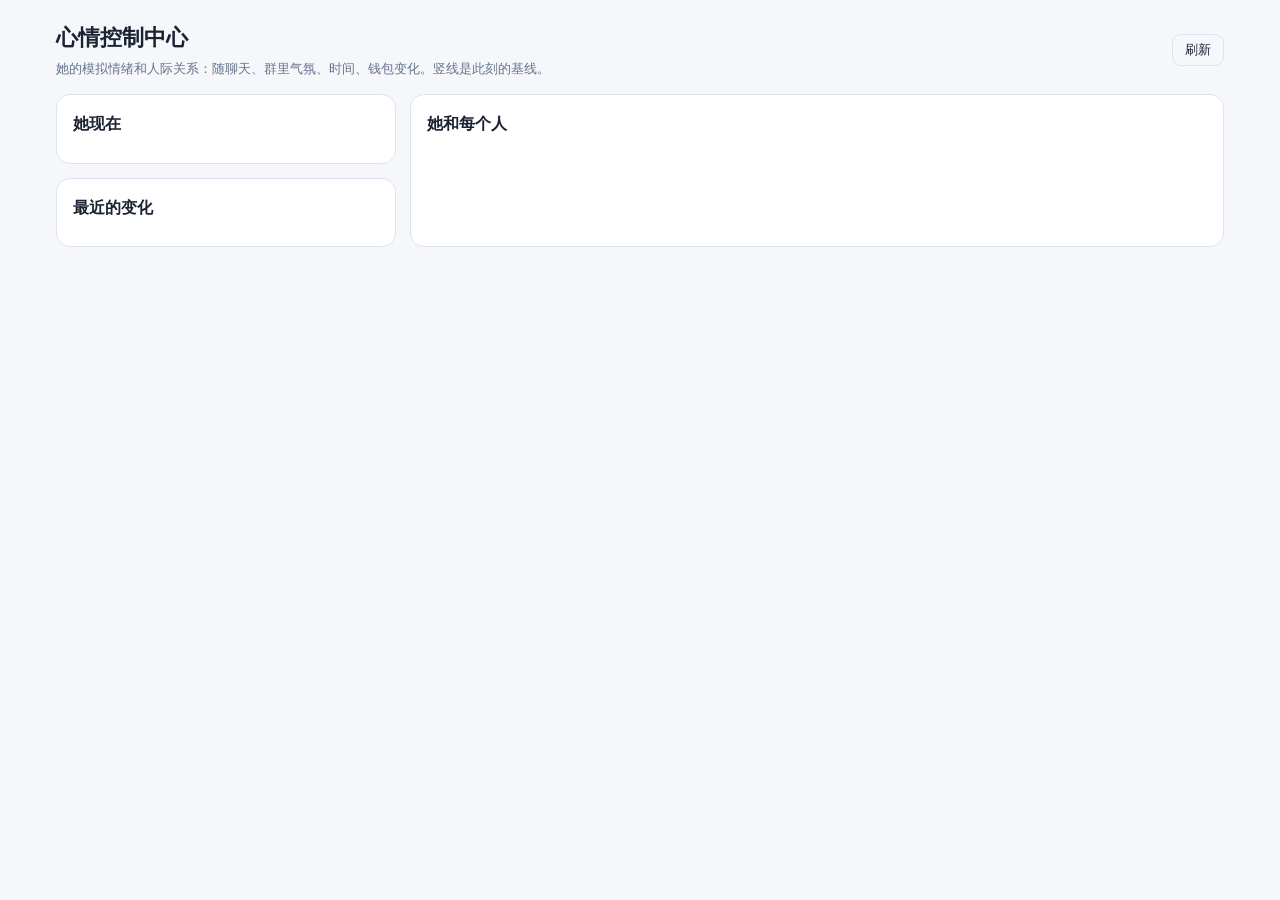
<file: plugins/astrbot_plugin_dafeiyu_heart/pages/heart/index.html>
<!doctype html>
<html lang="zh-CN">
  <head>
    <meta charset="utf-8" />
    <meta name="viewport" content="width=device-width, initial-scale=1" />
    <title>心情控制中心</title>
    <style>
      :root { --bg:#0f1420; --panel:#161d2c; --line:#263147; --text:#e6ebf5; --muted:#8d99b0; --accent:#4f8cff; --ok:#3ecf8e; --warn:#f5b84d; --bad:#ff6b6b; }
      @media (prefers-color-scheme: light) { :root { --bg:#f5f7fb; --panel:#fff; --line:#dde3ee; --text:#1b2333; --muted:#66738c; } }
      * { box-sizing: border-box; }
      body { margin:0; background:var(--bg); color:var(--text); font:14px/1.6 system-ui,"Microsoft YaHei",sans-serif; }
      .shell { max-width:1200px; margin:0 auto; padding:20px 16px 40px; }
      h1 { margin:0 0 4px; font-size:22px; } .muted { color:var(--muted); font-size:13px; }
      .grid { display:grid; grid-template-columns:340px 1fr; gap:14px; margin-top:14px; }
      @media (max-width:900px) { .grid { grid-template-columns:1fr; } }
      .card { background:var(--panel); border:1px solid var(--line); border-radius:14px; padding:16px; min-width:0; margin-bottom:14px; }
      .card h2 { margin:0 0 10px; font-size:16px; }
      .bar { margin:7px 0; } .lab { display:flex; justify-content:space-between; font-size:13px; }
      .track { position:relative; height:8px; border-radius:5px; background:var(--line); overflow:hidden; margin-top:3px; }
      .fill { height:100%; border-radius:5px; } .base { position:absolute; top:0; bottom:0; width:2px; background:var(--muted); }
      .person { border-top:1px solid var(--line); padding:10px 0; }
      .person .top { display:flex; justify-content:space-between; gap:8px; flex-wrap:wrap; }
      .dims { display:grid; grid-template-columns:repeat(6,1fr); gap:6px; margin:6px 0; }
      @media (max-width:600px) { .dims { grid-template-columns:repeat(3,1fr); } }
      .dim { font-size:12px; color:var(--muted); } .dim b { display:block; color:var(--text); font-size:14px; }
      .ev { font-size:12px; color:var(--muted); } .ev .p { color:var(--ok); } .ev .n { color:var(--bad); }
      ul { list-style:none; margin:0; padding:0; max-height:420px; overflow:auto; } li { border-top:1px solid var(--line); padding:5px 0; font-size:13px; }
      button { border:1px solid var(--line); background:transparent; color:var(--text); border-radius:9px; padding:6px 12px; cursor:pointer; }
    </style>
  </head>
  <body>
    <main class="shell">
      <div style="display:flex;justify-content:space-between;align-items:center">
        <div><h1>心情控制中心</h1><div class="muted">她的模拟情绪和人际关系：随聊天、群里气氛、时间、钱包变化。竖线是此刻的基线。</div></div>
        <button id="refresh">刷新</button>
      </div>
      <section class="grid">
        <div>
          <article class="card">
            <h2>她现在</h2>
            <div id="mood" style="font-weight:600"></div>
            <div class="muted" id="why"></div>
            <div id="emo"></div>
          </article>
          <article class="card">
            <h2>最近的变化</h2>
            <ul id="log"></ul>
          </article>
        </div>
        <article class="card">
          <h2>她和每个人</h2>
          <div id="users"></div>
        </article>
      </section>
    </main>
    <script type="module">
      const bridge = window.AstrBotPluginPage;
      const $ = (id) => document.getElementById(id);
      const esc = (s) => String(s ?? "").replace(/[&<>"']/g, (c) => ({ "&": "&amp;", "<": "&lt;", ">": "&gt;", '"': "&quot;", "'": "&#39;" }[c]));
      const COLORS = { joy:"var(--ok)", proud:"var(--ok)", shy:"#f08fc0", arousal:"#e86aa8", anger:"var(--bad)", annoyed:"var(--bad)", sad:"#8fa8ff", lonely:"#8fa8ff", jealous:"var(--warn)", worry:"var(--warn)", bored:"var(--muted)" };
      async function load() {
        let r = await bridge.apiGet("page/status", {});
        if (r && "ok" in r) r = r.data || {};
        $("mood").textContent = r.mood;
        $("why").textContent = r.why ? "因为 " + r.why : "";
        $("emo").innerHTML = r.emo.concat([{ key: "energy", name: "精力", v: r.energy, base: null }]).map((e) =>
          `<div class="bar"><div class="lab"><span>${e.name}</span><span>${Math.round(e.v)}</span></div>
           <div class="track"><div class="fill" style="width:${e.v}%;background:${COLORS[e.key] || "var(--accent)"}"></div>
           ${e.base != null ? `<div class="base" style="left:${e.base}%"></div>` : ""}</div></div>`).join("");
        $("users").innerHTML = r.users.length ? r.users.map((u) => `<div class="person">
            <div class="top"><b>${esc(u.name)}</b><span>综合好感 <b style="color:${u.overall >= 70 ? "var(--ok)" : u.overall < 40 ? "var(--bad)" : "inherit"}">${u.overall}</b> · ${esc(u.level)} · 聊过 ${u.count} 次 · <span class="muted">${esc(u.last)}</span></span></div>
            <div class="dims">${Object.entries(u.rel).map(([k, v]) => `<div class="dim">${esc(r.rel_names[k])}<b>${Math.round(v)}</b></div>`).join("")}</div>
            ${u.impression ? `<div class="muted">印象：${esc(u.impression)}</div>` : ""}
            ${u.events.length ? `<div class="ev">${u.events.map((e) => `<span class="${e.w > 0 ? "p" : e.w < 0 ? "n" : ""}">${esc(e.ago)}${esc(e.text)}</span>`).join(" · ")}</div>` : ""}
          </div>`).join("") : '<p class="muted">还没认识谁，跟她聊几句就有了</p>';
        $("log").innerHTML = r.log.map((i) => `<li><span class="muted">${esc(i.time)}</span> ${esc(i.text)}</li>`).join("") || '<li class="muted">还没有变化</li>';
      }
      await bridge.ready();
      $("refresh").onclick = load;
      load();
    </script>
  </body>
</html>
</file>
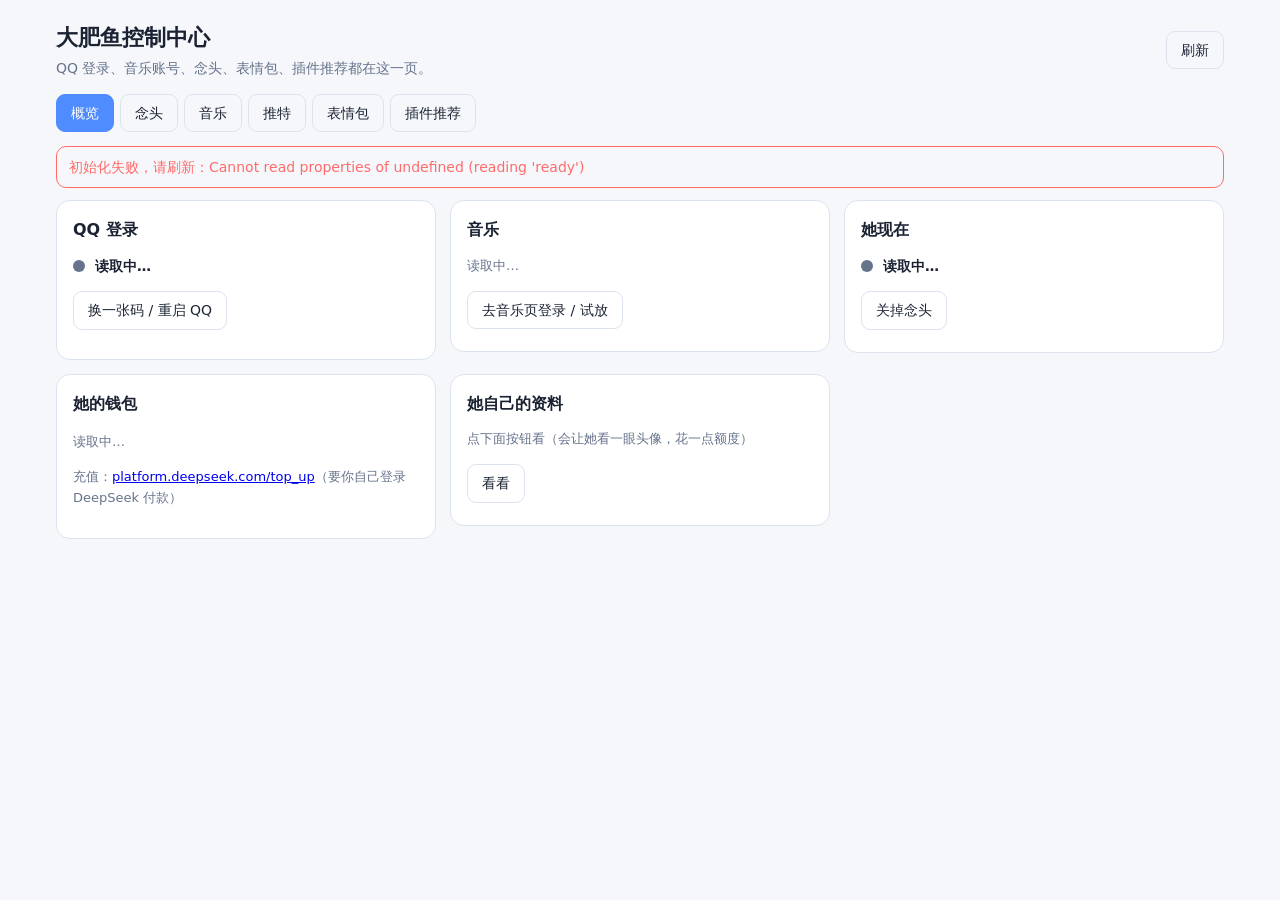
<file: plugins/astrbot_plugin_dafeiyu_impulse/pages/impulse/index.html>
<!doctype html>
<html lang="zh-CN">
  <head>
    <meta charset="utf-8" />
    <meta name="viewport" content="width=device-width, initial-scale=1" />
    <title>大肥鱼控制中心</title>
    <link rel="stylesheet" href="./style.css" />
  </head>
  <body>
    <main class="shell">
      <header class="head">
        <div>
          <h1>大肥鱼控制中心</h1>
          <p>QQ 登录、音乐账号、念头、表情包、插件推荐都在这一页。</p>
        </div>
        <button id="refresh" class="ghost" type="button">刷新</button>
      </header>
      <nav class="tabs" id="tabs">
        <button data-tab="home" class="on">概览</button>
        <button data-tab="mind">念头</button>
        <button data-tab="music">音乐</button>
        <button data-tab="x">推特</button>
        <button data-tab="memes">表情包</button>
        <button data-tab="plugins">插件推荐</button>
      </nav>
      <div class="notice" id="notice" hidden></div>

      <!-- 概览 -->
      <section class="grid2 tab" data-tab="home">
        <article class="card">
          <h2>QQ 登录</h2>
          <div class="account">
            <span class="dot" id="qqDot"></span>
            <div><strong id="qqState">读取中…</strong><span id="qqMeta"></span></div>
          </div>
          <div class="qr" id="qqQr" hidden>
            <img id="qqQrImg" alt="QQ 登录二维码" />
            <p id="qqQrAge" class="muted"></p>
            <p class="muted">用登着这个号的手机 QQ 扫，手机要开着 19224 节点（和服务器同一个出口）。</p>
          </div>
          <div class="actions">
            <button id="qqRefresh" class="ghost" type="button">换一张码 / 重启 QQ</button>
          </div>
          <p class="muted" id="qqSvc"></p>
        </article>

        <article class="card">
          <h2>音乐</h2>
          <div id="musicBrief"><p class="muted">读取中…</p></div>
          <div class="actions"><button class="ghost" type="button" data-goto="music">去音乐页登录 / 试放</button></div>
        </article>

        <article class="card">
          <h2>她现在</h2>
          <div class="account">
            <span class="dot" id="dot"></span>
            <div><strong id="state">读取中…</strong><span id="meta"></span></div>
          </div>
          <div class="actions"><button id="toggle" class="ghost" type="button">关掉念头</button></div>
        </article>

        <article class="card">
          <h2>她的钱包</h2>
          <p id="money"><span class="muted">读取中…</span></p>
          <p class="muted" id="moneyMeta"></p>
          <p class="muted">充值：<a href="https://platform.deepseek.com/top_up" target="_blank">platform.deepseek.com/top_up</a>（要你自己登录 DeepSeek 付款）</p>
        </article>

        <article class="card">
          <h2>她自己的资料</h2>
          <div id="profiles" class="profiles"><p class="muted">点下面按钮看（会让她看一眼头像，花一点额度）</p></div>
          <div class="actions"><button id="loadProfiles" class="ghost" type="button">看看</button></div>
        </article>
      </section>

      <!-- 念头 -->
      <section class="grid tab" data-tab="mind" hidden>
        <article class="card">
          <h2>让她马上想一个</h2>
          <div class="chips" id="chips"></div>
          <p class="muted">「随便」按权重抽；点具体的就直接做那件事（仍然由她决定说什么，可能想想就算了）。权重、上限、群名单在插件配置里改。</p>
          <h3 class="sub">今天各类念头</h3>
          <p class="muted">「今天」只算没人回的次数；有人回的那次会退回名额。</p>
          <table class="tbl" id="events"></table>
          <h3 class="sub">群反馈</h3>
          <p class="muted">她冒泡后 20 分钟内有人接话 / @她就算有反馈。</p>
          <table class="tbl" id="groups"></table>
        </article>
        <article class="card wide">
          <h2>她最近的念头</h2>
          <ul class="history" id="log"></ul>
        </article>
      </section>

      <!-- 音乐 -->
      <section class="grid2 tab" data-tab="music" hidden>
        <article class="card">
          <h2>音乐账号</h2>
          <p class="muted">每个平台各登各的，可以同时扫。她放歌时按下面「设置」里的顺序，用第一个已登录的平台。</p>
          <div id="musicAccounts"><p class="muted">读取中…</p></div>
        </article>

        <article class="card">
          <h2>搜歌试放</h2>
          <div class="row">
            <input id="songQ" placeholder="歌名，最好带歌手，比如：晴天 周杰伦" />
            <select id="songP">
              <option value="">自动（按顺序）</option>
              <option value="kugou">酷狗</option>
              <option value="netease">网易云</option>
              <option value="qq">QQ 音乐</option>
            </select>
            <button id="songGo" class="primary" type="button">搜</button>
          </div>
          <p class="muted">点「放到我私聊」会整首作为一条语音发到你的 QQ 私聊，用来试音质和速度。</p>
          <div id="songResults" class="results"></div>
        </article>

        <article class="card">
          <h2>放歌设置</h2>
          <label class="field">平台顺序
            <div class="order" id="orderBox"></div>
          </label>
          <label class="field">每首最多放多少秒（0 = 整首）
            <input id="maxSec" type="number" min="0" step="10" />
          </label>
          <label class="field">每天最多放几首
            <input id="dayLimit" type="number" min="1" step="1" />
          </label>
          <div class="actions"><button id="saveMusic" class="primary" type="button">保存</button></div>
        </article>

        <article class="card">
          <h2>最近放的歌</h2>
          <p class="muted" id="singToday"></p>
          <ul class="history" id="plays"></ul>
        </article>
      </section>

      <!-- 推特 -->
      <section class="grid2 tab" data-tab="x" hidden>
        <article class="card">
          <h2>推特账号</h2>
          <div class="account">
            <span class="dot" id="xDot"></span>
            <div><strong id="xState">读取中…</strong><span id="xMeta"></span></div>
          </div>
          <div id="xLogin">
            <div class="actions"><button id="xWeb" class="primary" type="button">在网页里登录推特</button></div>
            <p class="muted">点了会在下面出现一个浏览器窗口（服务器上的），直接在里面登录你的推特就行，登好了会自动识别，浏览器自己关掉。</p>
            <div id="xWebBox" hidden>
              <iframe id="xWebFrame" title="远程浏览器" class="vnc"></iframe>
              <p class="muted" id="xWebMsg">等你登录…</p>
            </div>
            <details class="more"><summary class="muted">其他方式</summary>
            <div class="tabs mini">
              <button type="button" class="on" data-xl="paste">粘贴 Cookie</button>
              <button type="button" data-xl="pw">账号密码（推特常拦）</button>
            </div>
            <div data-xp="pw" hidden>
              <div class="row"><input id="xUser" placeholder="推特用户名 / 邮箱 / 手机号" autocomplete="username" /></div>
              <div class="row"><input id="xPw" type="password" placeholder="密码" autocomplete="current-password" /></div>
              <div class="row"><input id="xExtra" placeholder="邮箱或手机号（推特要求验证时才填）" autocomplete="off" /></div>
              <div class="actions"><button id="xLoginPw" class="primary" type="button">登录</button></div>
              <p class="muted">服务器只登录这一次，之后只留登录凭证，密码不保存。开了两步验证的号用右边「粘贴 Cookie」。</p>
            </div>
            <div data-xp="paste">
              <p class="muted">最省事：电脑上打开已登录的 x.com → 按 F12 → 「网络 / Network」→ 按 F5 刷新 → 点列表里任意一个 x.com 的请求 →
                在「请求标头」里找到 <code>cookie:</code> 那一行，右键复制值，整段贴下面。</p>
              <textarea id="xPaste" rows="4" placeholder="把 Cookie 整段贴进来就行（F12 复制整段 Cookie、Cookie-Editor 扩展导出的 JSON 都行），会自动找出需要的两项"></textarea>
              <div class="actions"><button id="xSave" class="primary" type="button">保存并试登录</button></div>
            </div>
            </details>
          </div>
          <div class="actions">
            <button id="xRun" class="ghost" type="button">让她现在刷一轮</button>
            <button id="xClear" class="ghost" type="button" hidden>退出（删掉 Cookie）</button>
          </div>
          <p class="muted">推特流量走 19224 节点，和你平时用推特同一个出口。</p>
        </article>

        <article class="card">
          <h2>规矩和开关</h2>
          <label class="check"><input type="checkbox" id="xEnable" /> 让她按日程和心情自己刷</label>
          <label class="check"><input type="checkbox" id="xComment" /> 允许她在推特上评论（每天有上限，政治和色情帖不评）</label>
          <label class="check"><input type="checkbox" id="xNsfw" /> 允许私聊发色情帖</label>
          <p class="muted" id="xNsfwMeta"></p>
          <p class="muted">写死的规矩：政治帖不看不评不转；色情帖群里一律不发；涉及未成年或幼态角色的一律不碰，发图前还会识图再查一遍。</p>
          <p class="muted" id="xToday"></p>
        </article>

        <article class="card">
          <h2>她最近刷到的</h2>
          <ul class="history" id="xItems"></ul>
        </article>

        <article class="card">
          <h2>她在推特上做了什么</h2>
          <ul class="history" id="xLog"></ul>
        </article>
      </section>

      <!-- 表情包 -->
      <section class="grid2 tab" data-tab="memes" hidden>
        <article class="card">
          <h2>精选包</h2>
          <p id="memeSum" class="muted">读取中…</p>
          <table class="tbl" id="memeCats"></table>
        </article>
        <article class="card">
          <h2>最近上网找来的</h2>
          <p class="muted">她自己搜、识图确认对得上才发的图，发过的会收进精选包。</p>
          <ul class="history" id="memeRecent"></ul>
        </article>
      </section>

      <!-- 插件推荐 -->
      <section class="tab" data-tab="plugins" hidden>
        <article class="card">
          <h2>她推荐的插件</h2>
          <p class="muted">她只能搜和推荐；在这里点「装」或私聊回她「/装插件 编号」才会真的装。装插件就是在服务器上跑别人的代码，不在官方市场的最好先看看。</p>
          <div id="recs"></div>
        </article>
      </section>
    </main>
    <script type="module" src="./app.js"></script>
  </body>
</html>
</file>
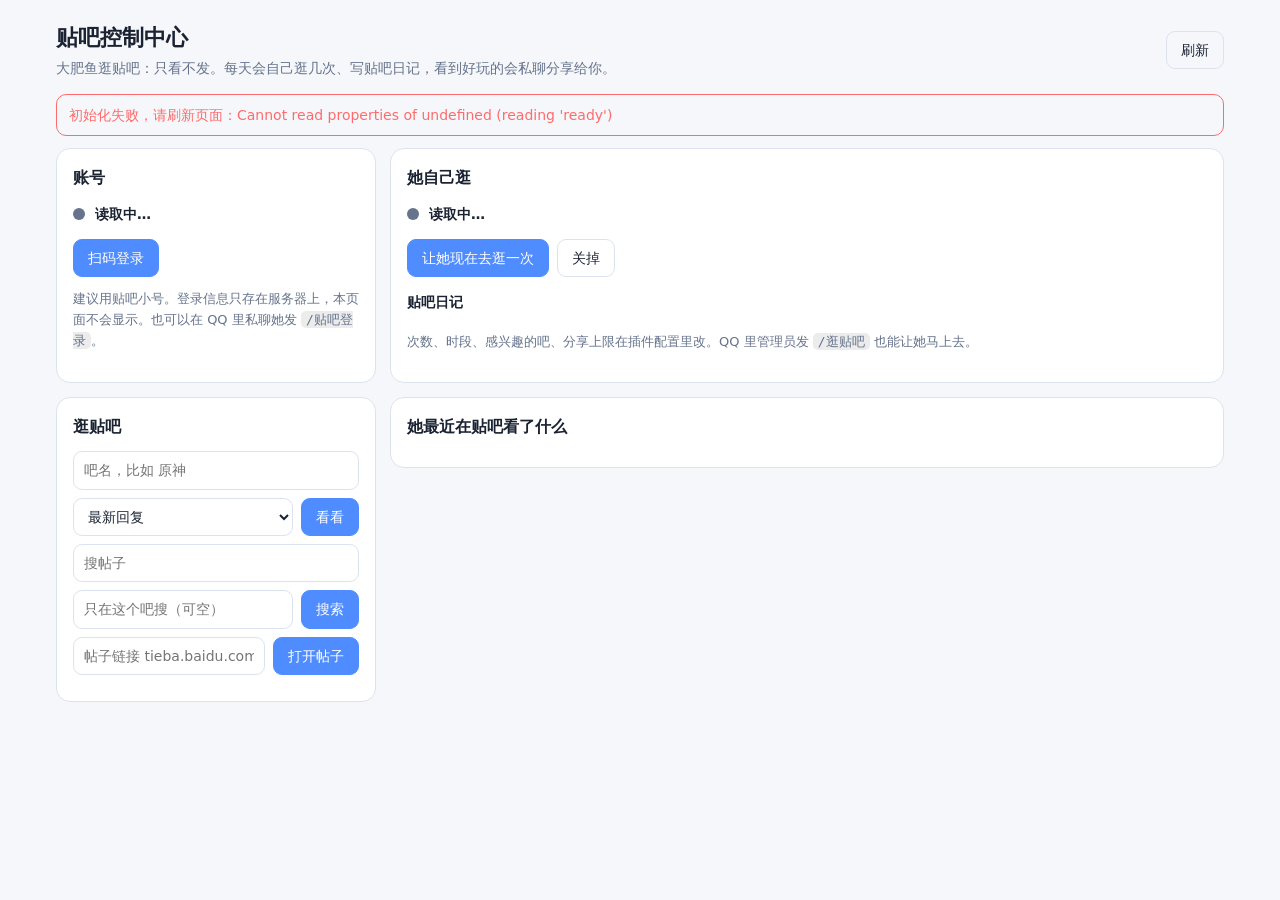
<file: plugins/astrbot_plugin_dafeiyu_tieba/pages/tieba/index.html>
<!doctype html>
<html lang="zh-CN">
  <head>
    <meta charset="utf-8" />
    <meta name="viewport" content="width=device-width, initial-scale=1" />
    <title>贴吧控制中心</title>
    <link rel="stylesheet" href="./style.css" />
  </head>
  <body>
    <main class="shell">
      <header class="head">
        <div>
          <h1>贴吧控制中心</h1>
          <p>大肥鱼逛贴吧：只看不发。每天会自己逛几次、写贴吧日记，看到好玩的会私聊分享给你。</p>
        </div>
        <button id="refreshAll" class="ghost" type="button">刷新</button>
      </header>

      <div class="notice" id="notice" hidden></div>

      <section class="grid">
        <article class="card" id="accountCard">
          <h2>账号</h2>
          <div class="account">
            <span class="dot" id="accountDot"></span>
            <div>
              <strong id="accountName">读取中…</strong>
              <span id="accountMeta"></span>
            </div>
          </div>
          <div class="actions">
            <button id="loginBtn" class="primary" type="button">扫码登录</button>
            <button id="logoutBtn" class="ghost" type="button" hidden>退出登录</button>
          </div>
          <div class="qr" id="qrBox" hidden>
            <img id="qrImg" alt="贴吧登录二维码" />
            <p id="qrMsg"></p>
            <p class="muted" id="qrLeft"></p>
            <button id="cancelBtn" class="ghost small" type="button">取消</button>
          </div>
          <p class="muted tip">建议用贴吧小号。登录信息只存在服务器上，本页面不会显示。也可以在 QQ 里私聊她发 <code>/贴吧登录</code>。</p>
        </article>

        <article class="card" id="selfCard">
          <h2>她自己逛</h2>
          <div class="account">
            <span class="dot" id="selfDot"></span>
            <div>
              <strong id="selfState">读取中…</strong>
              <span id="selfMeta"></span>
            </div>
          </div>
          <div class="actions">
            <button id="runBtn" class="primary" type="button">让她现在去逛一次</button>
            <button id="toggleBtn" class="ghost" type="button">关掉</button>
          </div>
          <p class="muted" id="selfPlan"></p>
          <p class="muted" id="selfForums"></p>
          <h3 class="sub">贴吧日记</h3>
          <ul id="diary" class="history diary"></ul>
          <p class="muted tip">次数、时段、感兴趣的吧、分享上限在插件配置里改。QQ 里管理员发 <code>/逛贴吧</code> 也能让她马上去。</p>
        </article>

        <article class="card wide">
          <h2>逛贴吧</h2>
          <form class="row" id="forumForm">
            <input id="forumName" placeholder="吧名，比如 原神" autocomplete="off" />
            <select id="forumSort">
              <option value="reply">最新回复</option>
              <option value="create">最新发帖</option>
              <option value="hot">热门</option>
            </select>
            <button class="primary" type="submit">看看</button>
          </form>
          <form class="row" id="searchForm">
            <input id="searchQ" placeholder="搜帖子" autocomplete="off" />
            <input id="searchForum" placeholder="只在这个吧搜（可空）" autocomplete="off" />
            <button class="primary" type="submit">搜索</button>
          </form>
          <form class="row" id="threadForm">
            <input id="threadId" placeholder="帖子链接 tieba.baidu.com/p/… 或帖子号" autocomplete="off" />
            <button class="primary" type="submit">打开帖子</button>
          </form>
          <div id="results" class="results"></div>
        </article>

        <article class="card">
          <h2>她最近在贴吧看了什么</h2>
          <ul id="history" class="history"></ul>
        </article>
      </section>
    </main>
    <script type="module" src="./app.js"></script>
  </body>
</html>
</file>
<file: plugins/astrbot_plugin_dafeiyu_impulse/pages/impulse/style.css>
:root {
  --bg: #0f1420;
  --panel: #161d2c;
  --line: #263147;
  --text: #e6ebf5;
  --muted: #8d99b0;
  --accent: #4f8cff;
  --ok: #3ecf8e;
  --warn: #f5b84d;
  --bad: #ff6b6b;
}
@media (prefers-color-scheme: light) {
  :root { --bg: #f5f7fb; --panel: #ffffff; --line: #dde3ee; --text: #1b2333; --muted: #66738c; }
}
* { box-sizing: border-box; }
body { margin: 0; background: var(--bg); color: var(--text); font: 14px/1.6 system-ui, "Microsoft YaHei", sans-serif; }
.shell { max-width: 1200px; margin: 0 auto; padding: 20px 16px 40px; }
.head { display: flex; justify-content: space-between; align-items: center; gap: 12px; margin-bottom: 14px; }
.head h1 { margin: 0; font-size: 22px; }
.head p { margin: 2px 0 0; color: var(--muted); }
.grid { display: grid; grid-template-columns: 320px 1fr; gap: 14px; }
.grid .wide { grid-row: span 3; }
.sub { margin: 14px 0 6px; font-size: 14px; }
.diary li { cursor: pointer; }
.diary .th { display: block; color: var(--text); margin-top: 2px; }
.diary .sh { color: var(--ok); font-size: 12px; margin-left: 4px; }
.dot.run { background: var(--accent); animation: pulse 1s infinite alternate; }
@keyframes pulse { from { opacity: .4; } to { opacity: 1; } }
@media (max-width: 860px) { .grid { grid-template-columns: 1fr; } .grid .wide { grid-row: auto; } }
.card { background: var(--panel); border: 1px solid var(--line); border-radius: 14px; padding: 16px; min-width: 0; }
.card h2 { margin: 0 0 12px; font-size: 16px; }
.account { display: flex; gap: 10px; align-items: center; }
.account strong { display: block; }
.account span { color: var(--muted); font-size: 13px; }
.dot { width: 12px; height: 12px; border-radius: 50%; background: var(--muted); flex: none; }
.dot.ok { background: var(--ok); }
.dot.warn { background: var(--warn); }
.actions { display: flex; gap: 8px; margin: 14px 0 6px; }
button { border: 1px solid var(--line); background: transparent; color: var(--text); border-radius: 9px; padding: 7px 14px; font: inherit; cursor: pointer; }
button.primary { background: var(--accent); border-color: var(--accent); color: #fff; }
button.small { padding: 4px 10px; font-size: 13px; }
button:disabled { opacity: .5; cursor: default; }
.qr { text-align: center; margin-top: 10px; }
.qr img { width: 200px; height: 200px; background: #fff; border-radius: 10px; padding: 8px; }
.qr p { margin: 6px 0; }
.muted { color: var(--muted); font-size: 13px; }
.tip { margin-top: 12px; }
code { background: rgba(127,127,127,.15); padding: 1px 5px; border-radius: 5px; }
.row { display: flex; gap: 8px; margin-bottom: 8px; flex-wrap: wrap; }
.row input, .row select { flex: 1 1 160px; min-width: 0; background: transparent; color: var(--text); border: 1px solid var(--line); border-radius: 9px; padding: 7px 10px; font: inherit; }
.row select option { color: #000; }
.results { margin-top: 10px; }
.item { border-top: 1px solid var(--line); padding: 10px 2px; cursor: pointer; }
.item:hover { background: rgba(79,140,255,.06); }
.item .title { font-weight: 600; }
.item .meta { color: var(--muted); font-size: 12px; }
.item .text { margin-top: 3px; color: var(--muted); }
.tag { display: inline-block; font-size: 11px; padding: 0 6px; border-radius: 6px; margin-right: 4px; background: rgba(245,184,77,.2); color: var(--warn); }
.post { border-top: 1px solid var(--line); padding: 10px 2px; }
.post .who { font-weight: 600; }
.post .op { color: var(--accent); font-size: 12px; margin-left: 4px; }
.post .body { margin: 4px 0; white-space: pre-wrap; word-break: break-word; }
.post .cm { margin-left: 16px; color: var(--muted); font-size: 13px; }
.pager { display: flex; gap: 8px; align-items: center; justify-content: center; margin-top: 12px; }
.history { list-style: none; margin: 0; padding: 0; max-height: 520px; overflow: auto; }
.history li { border-top: 1px solid var(--line); padding: 7px 0; font-size: 13px; }
.history .k { color: var(--accent); margin-right: 6px; }
.history .t { color: var(--muted); float: right; }
.notice { border-radius: 10px; padding: 9px 12px; margin-bottom: 12px; border: 1px solid var(--line); }
.notice.error { border-color: var(--bad); color: var(--bad); }
.notice.ok { border-color: var(--ok); color: var(--ok); }
.empty { color: var(--muted); padding: 10px 0; }
.grid .wide { grid-row: span 4; }
.chips { display: flex; flex-wrap: wrap; gap: 6px; }
.tbl { width: 100%; border-collapse: collapse; font-size: 13px; }
.tbl td, .tbl th { border-top: 1px solid var(--line); padding: 5px 4px; text-align: left; }
.tbl th { color: var(--muted); font-weight: 500; }
.profiles .p { border-top: 1px solid var(--line); padding: 8px 0; display: flex; gap: 10px; }
.profiles img { width: 48px; height: 48px; border-radius: 50%; object-fit: cover; flex: none; background: #fff; }
.profiles .d { color: var(--muted); font-size: 12px; }
.history .bad { opacity: .6; }
.tabs { display: flex; gap: 6px; margin-bottom: 14px; flex-wrap: wrap; }
.tabs button.on { background: var(--accent); border-color: var(--accent); color: #fff; }
.grid2 { display: grid; grid-template-columns: repeat(auto-fit, minmax(320px, 1fr)); gap: 14px; align-items: start; }
.account.line { border-top: 1px solid var(--line); padding: 8px 0; }
.account.line > div { flex: 1; min-width: 0; }
section[hidden] { display: none !important; }
.acct { border-top: 1px solid var(--line); padding: 10px 0; }
.acct .top { display: flex; gap: 10px; align-items: center; }
.acct .top > div { flex: 1; min-width: 0; }
.acct .top span.m { display: block; color: var(--muted); font-size: 12px; }
.acct .qr img { width: 180px; height: 180px; }
.field { display: block; margin: 10px 0; color: var(--muted); font-size: 13px; }
.field input { display: block; width: 100%; margin-top: 4px; background: transparent; color: var(--text); border: 1px solid var(--line); border-radius: 9px; padding: 7px 10px; font: inherit; }
.order { display: flex; gap: 6px; flex-wrap: wrap; margin-top: 4px; }
.order .pill { display: inline-flex; align-items: center; gap: 4px; border: 1px solid var(--line); border-radius: 9px; padding: 3px 4px 3px 10px; color: var(--text); }
.order .pill button { padding: 1px 7px; font-size: 12px; }
.song { display: flex; gap: 10px; align-items: center; border-top: 1px solid var(--line); padding: 9px 2px; }
.song > div { flex: 1; min-width: 0; }
.song .title { font-weight: 600; }
.song .meta { color: var(--muted); font-size: 12px; }
.check { display: flex; gap: 8px; align-items: center; margin: 8px 0; }
.check input { width: 16px; height: 16px; }
.tabs.mini { margin: 8px 0; }
.tabs.mini button { padding: 4px 12px; font-size: 13px; }
textarea { width: 100%; background: transparent; color: var(--text); border: 1px solid var(--line); border-radius: 9px; padding: 8px 10px; font: inherit; resize: vertical; }
[data-xp][hidden] { display: none; }
.vnc { width: 100%; aspect-ratio: 1280 / 860; border: 1px solid var(--line); border-radius: 10px; background: #000; margin-top: 8px; }
details.more { margin-top: 10px; }
details.more summary { cursor: pointer; }
.card:has(#xWebBox:not([hidden])) { grid-column: 1 / -1; }
</file>
<file: plugins/astrbot_plugin_dafeiyu_tieba/pages/tieba/style.css>
:root {
  --bg: #0f1420;
  --panel: #161d2c;
  --line: #263147;
  --text: #e6ebf5;
  --muted: #8d99b0;
  --accent: #4f8cff;
  --ok: #3ecf8e;
  --warn: #f5b84d;
  --bad: #ff6b6b;
}
@media (prefers-color-scheme: light) {
  :root { --bg: #f5f7fb; --panel: #ffffff; --line: #dde3ee; --text: #1b2333; --muted: #66738c; }
}
* { box-sizing: border-box; }
body { margin: 0; background: var(--bg); color: var(--text); font: 14px/1.6 system-ui, "Microsoft YaHei", sans-serif; }
.shell { max-width: 1200px; margin: 0 auto; padding: 20px 16px 40px; }
.head { display: flex; justify-content: space-between; align-items: center; gap: 12px; margin-bottom: 14px; }
.head h1 { margin: 0; font-size: 22px; }
.head p { margin: 2px 0 0; color: var(--muted); }
.grid { display: grid; grid-template-columns: 320px 1fr; gap: 14px; }
.grid .wide { grid-row: span 3; }
.sub { margin: 14px 0 6px; font-size: 14px; }
.diary li { cursor: pointer; }
.diary .th { display: block; color: var(--text); margin-top: 2px; }
.diary .sh { color: var(--ok); font-size: 12px; margin-left: 4px; }
.dot.run { background: var(--accent); animation: pulse 1s infinite alternate; }
@keyframes pulse { from { opacity: .4; } to { opacity: 1; } }
@media (max-width: 860px) { .grid { grid-template-columns: 1fr; } .grid .wide { grid-row: auto; } }
.card { background: var(--panel); border: 1px solid var(--line); border-radius: 14px; padding: 16px; min-width: 0; }
.card h2 { margin: 0 0 12px; font-size: 16px; }
.account { display: flex; gap: 10px; align-items: center; }
.account strong { display: block; }
.account span { color: var(--muted); font-size: 13px; }
.dot { width: 12px; height: 12px; border-radius: 50%; background: var(--muted); flex: none; }
.dot.ok { background: var(--ok); }
.dot.warn { background: var(--warn); }
.actions { display: flex; gap: 8px; margin: 14px 0 6px; }
button { border: 1px solid var(--line); background: transparent; color: var(--text); border-radius: 9px; padding: 7px 14px; font: inherit; cursor: pointer; }
button.primary { background: var(--accent); border-color: var(--accent); color: #fff; }
button.small { padding: 4px 10px; font-size: 13px; }
button:disabled { opacity: .5; cursor: default; }
.qr { text-align: center; margin-top: 10px; }
.qr img { width: 200px; height: 200px; background: #fff; border-radius: 10px; padding: 8px; }
.qr p { margin: 6px 0; }
.muted { color: var(--muted); font-size: 13px; }
.tip { margin-top: 12px; }
code { background: rgba(127,127,127,.15); padding: 1px 5px; border-radius: 5px; }
.row { display: flex; gap: 8px; margin-bottom: 8px; flex-wrap: wrap; }
.row input, .row select { flex: 1 1 160px; min-width: 0; background: transparent; color: var(--text); border: 1px solid var(--line); border-radius: 9px; padding: 7px 10px; font: inherit; }
.row select option { color: #000; }
.results { margin-top: 10px; }
.item { border-top: 1px solid var(--line); padding: 10px 2px; cursor: pointer; }
.item:hover { background: rgba(79,140,255,.06); }
.item .title { font-weight: 600; }
.item .meta { color: var(--muted); font-size: 12px; }
.item .text { margin-top: 3px; color: var(--muted); }
.tag { display: inline-block; font-size: 11px; padding: 0 6px; border-radius: 6px; margin-right: 4px; background: rgba(245,184,77,.2); color: var(--warn); }
.post { border-top: 1px solid var(--line); padding: 10px 2px; }
.post .who { font-weight: 600; }
.post .op { color: var(--accent); font-size: 12px; margin-left: 4px; }
.post .body { margin: 4px 0; white-space: pre-wrap; word-break: break-word; }
.post .cm { margin-left: 16px; color: var(--muted); font-size: 13px; }
.pager { display: flex; gap: 8px; align-items: center; justify-content: center; margin-top: 12px; }
.history { list-style: none; margin: 0; padding: 0; max-height: 520px; overflow: auto; }
.history li { border-top: 1px solid var(--line); padding: 7px 0; font-size: 13px; }
.history .k { color: var(--accent); margin-right: 6px; }
.history .t { color: var(--muted); float: right; }
.notice { border-radius: 10px; padding: 9px 12px; margin-bottom: 12px; border: 1px solid var(--line); }
.notice.error { border-color: var(--bad); color: var(--bad); }
.notice.ok { border-color: var(--ok); color: var(--ok); }
.empty { color: var(--muted); padding: 10px 0; }
</file>
